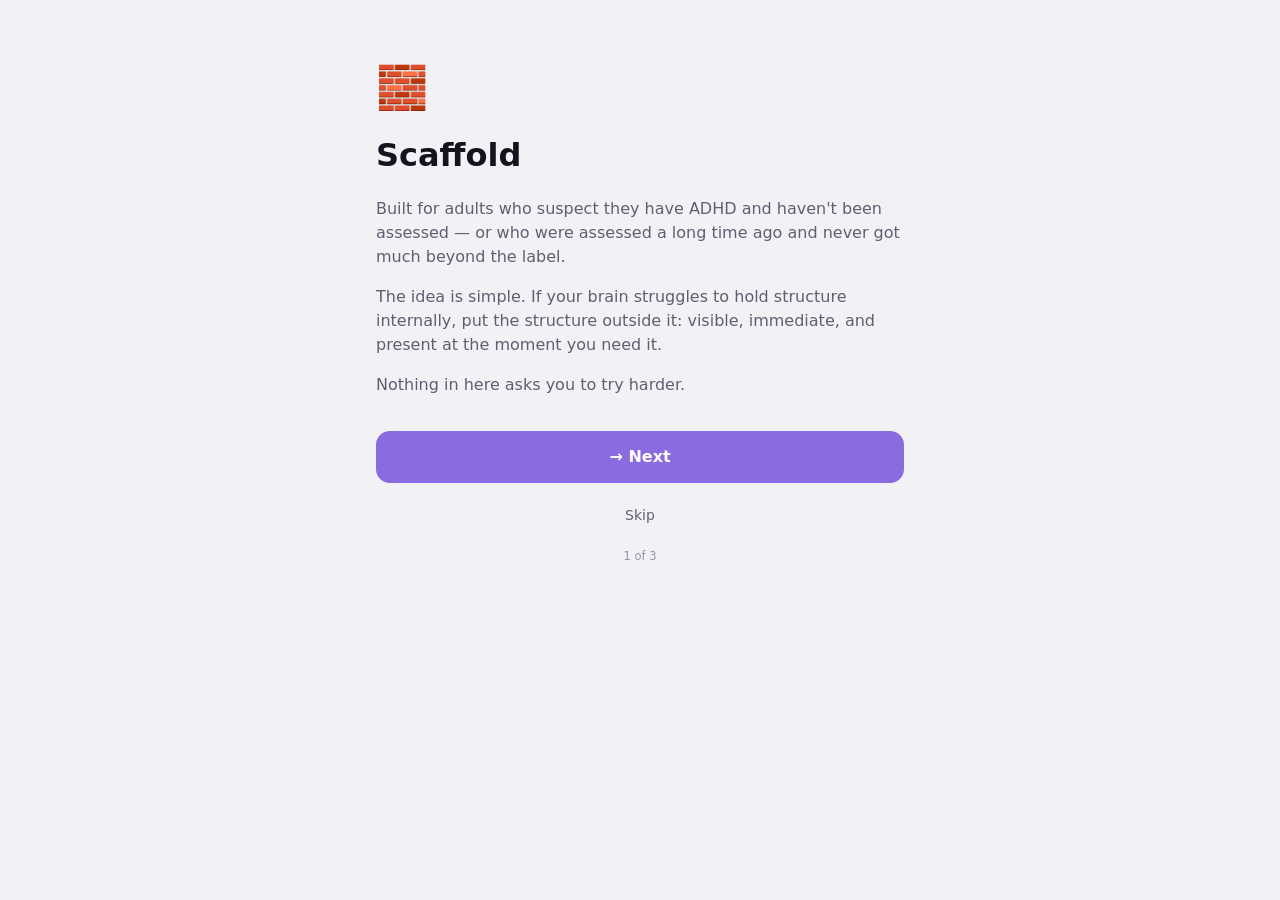
<file: docs/scaffold/index.html>
<!doctype html>
<html lang="en">
<head>
<meta charset="utf-8">
<title>Scaffold</title>
<meta name="viewport" content="width=device-width, initial-scale=1, viewport-fit=cover, maximum-scale=1">
<meta name="description" content="Practical support for adults who suspect they have ADHD and haven't been assessed. Everything stays on your device.">
<meta name="theme-color" content="#f2f1f6" media="(prefers-color-scheme: light)">
<meta name="theme-color" content="#100c17" media="(prefers-color-scheme: dark)">
<meta name="color-scheme" content="light dark">

<!-- Home Screen / standalone -->
<meta name="apple-mobile-web-app-capable" content="yes">
<meta name="mobile-web-app-capable" content="yes">
<meta name="apple-mobile-web-app-status-bar-style" content="black-translucent">
<meta name="apple-mobile-web-app-title" content="Scaffold">
<link rel="apple-touch-icon" href="icons/icon-180.png">
<link rel="icon" href="icons/icon-192.png">
<link rel="manifest" href="manifest.json">

<link rel="stylesheet" href="styles.css">
</head>
<body>
<noscript>
  <div style="padding:24px;font:16px system-ui">
    <h1>Scaffold</h1>
    <p>This app needs JavaScript. Everything runs on your device — there is no server to fall back to.</p>
  </div>
</noscript>

<script src="content.js"></script>
<script src="store.js"></script>
<script src="app.js"></script>
</body>
</html>
</file>
<file: docs/scaffold/styles.css>
/* Scaffold — design constraints from the ADHD literature:
   low clutter, high contrast, generous tap targets, and never red for "behind". */

:root {
  --violet: #8b6be0;
  --sky: #5aa9e6;
  --coral: #e8697d;
  --amber: #f2a65a;
  --mint: #5bc8a0;

  --bg: #f2f1f6;
  --card: #ffffff;
  --text: #16121e;
  --text-2: #635d70;
  --text-3: #9a94a6;
  --line: rgba(0, 0, 0, 0.08);
  --radius: 18px;
  --tabbar: 62px;
}

@media (prefers-color-scheme: dark) {
  :root {
    --bg: #100c17;
    --card: #1c1725;
    --text: #f3f0f8;
    --text-2: #a49db2;
    --text-3: #6f6880;
    --line: rgba(255, 255, 255, 0.10);
    --violet: #a186ec;
    --sky: #6fb6ee;
    --coral: #f07c8e;
    --amber: #f5b370;
    --mint: #6ed4b0;
  }
}

* { box-sizing: border-box; -webkit-tap-highlight-color: transparent; }

html, body {
  margin: 0;
  padding: 0;
  background: var(--bg);
  color: var(--text);
  font: 16px/1.5 -apple-system, BlinkMacSystemFont, "Segoe UI", system-ui, sans-serif;
  overscroll-behavior-y: none;
}

body { padding-bottom: calc(var(--tabbar) + env(safe-area-inset-bottom)); }

button { font: inherit; color: inherit; border: 0; background: none; cursor: pointer; }
input, textarea { font: inherit; color: inherit; }
a { color: var(--violet); }

/* ---------------------------------------------------------------- layout */

.wrap { max-width: 640px; margin: 0 auto; padding: 12px 16px 28px; }

.topbar {
  position: sticky; top: 0; z-index: 20;
  display: flex; align-items: center; gap: 10px;
  padding: calc(env(safe-area-inset-top) + 10px) 16px 10px;
  background: color-mix(in srgb, var(--bg) 88%, transparent);
  backdrop-filter: saturate(180%) blur(16px);
  -webkit-backdrop-filter: saturate(180%) blur(16px);
  border-bottom: 1px solid var(--line);
}
.topbar h1 { font-size: 17px; font-weight: 650; margin: 0; flex: 1; text-align: center; }
.topbar .slot { min-width: 62px; display: flex; }
.topbar .slot.right { justify-content: flex-end; }
.topbar button { font-size: 15px; color: var(--violet); padding: 6px 2px; }

/* ---------------------------------------------------------------- tab bar */

.tabbar {
  position: fixed; left: 0; right: 0; bottom: 0; z-index: 30;
  display: flex;
  height: calc(var(--tabbar) + env(safe-area-inset-bottom));
  padding-bottom: env(safe-area-inset-bottom);
  background: color-mix(in srgb, var(--card) 92%, transparent);
  backdrop-filter: saturate(180%) blur(16px);
  -webkit-backdrop-filter: saturate(180%) blur(16px);
  border-top: 1px solid var(--line);
}
.tabbar button {
  flex: 1; display: flex; flex-direction: column; align-items: center;
  justify-content: center; gap: 3px; color: var(--text-3); font-size: 10.5px;
}
.tabbar button .ic { font-size: 21px; line-height: 1; }
.tabbar button[aria-current="true"] { color: var(--violet); }

/* ---------------------------------------------------------------- cards */

.card {
  background: var(--card);
  border: 1px solid var(--line);
  border-radius: var(--radius);
  padding: 16px;
  margin-bottom: 14px;
}
.card.tint-violet { border-color: color-mix(in srgb, var(--violet) 28%, transparent); }
.card.tint-sky    { border-color: color-mix(in srgb, var(--sky) 28%, transparent); }
.card.tint-coral  { border-color: color-mix(in srgb, var(--coral) 28%, transparent); }
.card.tint-amber  { border-color: color-mix(in srgb, var(--amber) 28%, transparent); }
.card.tint-mint   { border-color: color-mix(in srgb, var(--mint) 28%, transparent); }

.card.tappable { display: block; width: 100%; text-align: left; }
.card.tappable:active { transform: scale(0.985); }

.head { font-size: 17px; font-weight: 650; margin: 0 0 3px; }
.sub { font-size: 13px; color: var(--text-2); margin: 0 0 10px; }
.muted { color: var(--text-2); }
.small { font-size: 13px; }
.tiny { font-size: 11.5px; color: var(--text-3); }

.row { display: flex; align-items: center; gap: 12px; }
.row .grow { flex: 1; min-width: 0; }
.chev { color: var(--text-3); font-size: 13px; }

/* ---------------------------------------------------------------- buttons */

.btn {
  display: flex; align-items: center; justify-content: center; gap: 8px;
  width: 100%; min-height: 52px; padding: 12px 16px;
  border-radius: 14px; font-weight: 600; font-size: 16px;
  margin-bottom: 10px;
}
.btn:active { transform: scale(0.985); }
.btn.filled { color: #fff; background: var(--violet); }
.btn.tonal  { color: var(--violet); background: color-mix(in srgb, var(--violet) 15%, transparent); }
.btn.v-sky.filled   { background: var(--sky); }
.btn.v-coral.filled { background: var(--coral); }
.btn.v-amber.filled { background: var(--amber); }
.btn.v-mint.filled  { background: var(--mint); }
.btn.v-sky.tonal   { color: var(--sky);   background: color-mix(in srgb, var(--sky) 15%, transparent); }
.btn.v-coral.tonal { color: var(--coral); background: color-mix(in srgb, var(--coral) 15%, transparent); }
.btn.v-amber.tonal { color: var(--amber); background: color-mix(in srgb, var(--amber) 18%, transparent); }
.btn.v-mint.tonal  { color: var(--mint);  background: color-mix(in srgb, var(--mint) 15%, transparent); }
.btn.link { min-height: 0; background: none; color: var(--text-2); font-weight: 400; font-size: 14px; }

.chip {
  display: inline-block; padding: 5px 10px; border-radius: 999px;
  font-size: 12px; font-weight: 600;
  color: var(--violet); background: color-mix(in srgb, var(--violet) 15%, transparent);
}
.chip.filled { color: #fff; background: var(--violet); }
.chip.amber  { color: var(--amber); background: color-mix(in srgb, var(--amber) 18%, transparent); }
.chip.amber.filled { color: #2a1b00; background: var(--amber); }
.chip.mint   { color: var(--mint); background: color-mix(in srgb, var(--mint) 15%, transparent); }
.chip.sky    { color: var(--sky); background: color-mix(in srgb, var(--sky) 15%, transparent); }
.chip.selectable { cursor: pointer; }

/* ---------------------------------------------------------------- forms */

.field {
  width: 100%; padding: 12px; border-radius: 12px;
  background: var(--bg); border: 1px solid var(--line);
  font-size: 16px; /* keeps iOS from zooming on focus */
  resize: vertical;
}
.card .field { background: var(--bg); }
textarea.field { min-height: 130px; line-height: 1.5; }

.opt {
  display: flex; align-items: flex-start; gap: 12px; width: 100%;
  padding: 12px; border-radius: 12px; margin-bottom: 8px; text-align: left;
  border: 1px solid transparent;
}
.opt .mark { font-size: 19px; line-height: 1.2; color: var(--text-3); }
.opt[aria-pressed="true"] { background: color-mix(in srgb, var(--violet) 10%, transparent); }
.opt[aria-pressed="true"] .mark { color: var(--violet); }

.grid { display: grid; grid-template-columns: repeat(auto-fit, minmax(74px, 1fr)); gap: 8px; }
.grid.wide { grid-template-columns: repeat(auto-fit, minmax(148px, 1fr)); }
.pick {
  padding: 12px 8px; border-radius: 10px; font-weight: 600; font-size: 15px;
  color: var(--violet); background: color-mix(in srgb, var(--violet) 14%, transparent);
}
.pick[aria-pressed="true"] { color: #fff; background: var(--violet); }
.pick.v-sky   { color: var(--sky);   background: color-mix(in srgb, var(--sky) 14%, transparent); }
.pick.v-sky[aria-pressed="true"]   { color: #fff; background: var(--sky); }
.pick.v-mint  { color: var(--mint);  background: color-mix(in srgb, var(--mint) 14%, transparent); }
.pick.v-mint[aria-pressed="true"]  { color: #fff; background: var(--mint); }
.pick.v-amber { color: var(--amber); background: color-mix(in srgb, var(--amber) 16%, transparent); }
.pick.v-amber[aria-pressed="true"] { color: #2a1b00; background: var(--amber); }

.chips { display: flex; flex-wrap: wrap; gap: 8px; }

.scale { display: flex; gap: 8px; }
.scale button { flex: 1; display: flex; flex-direction: column; align-items: center; gap: 5px; }
.scale .dot {
  width: 100%; height: 34px; border-radius: 999px;
  background: color-mix(in srgb, var(--coral) 16%, transparent);
}
.scale button[aria-pressed="true"] .dot { background: var(--coral); }
.scale .lbl { font-size: 10.5px; color: var(--text-3); }
.scale button[aria-pressed="true"] .lbl { color: var(--coral); }
.scale.energy .dot { background: color-mix(in srgb, var(--amber) 16%, transparent); }
.scale.energy button[aria-pressed="true"] .dot { background: var(--amber); }
.scale.energy button[aria-pressed="true"] .lbl { color: var(--amber); }

.switch { position: relative; width: 50px; height: 30px; flex: none; }
.switch input { opacity: 0; width: 100%; height: 100%; margin: 0; }
.switch .track {
  position: absolute; inset: 0; border-radius: 999px;
  background: var(--text-3); opacity: .35; transition: .2s; pointer-events: none;
}
.switch input:checked + .track { background: var(--mint); opacity: 1; }
.switch .knob {
  position: absolute; top: 3px; left: 3px; width: 24px; height: 24px;
  border-radius: 999px; background: #fff; transition: .2s; pointer-events: none;
  box-shadow: 0 1px 3px rgba(0,0,0,.3);
}
.switch input:checked ~ .knob { transform: translateX(20px); }

/* ---------------------------------------------------------------- progress */

.bar { height: 8px; border-radius: 999px; background: color-mix(in srgb, var(--violet) 18%, transparent); overflow: hidden; }
.bar > i { display: block; height: 100%; border-radius: 999px; background: var(--violet); transition: width .3s; }
.bar.v-sky   { background: color-mix(in srgb, var(--sky) 18%, transparent); }
.bar.v-sky > i   { background: var(--sky); }
.bar.v-mint  { background: color-mix(in srgb, var(--mint) 18%, transparent); }
.bar.v-mint > i  { background: var(--mint); }
.bar.v-coral { background: color-mix(in srgb, var(--coral) 18%, transparent); }
.bar.v-coral > i { background: var(--coral); }

/* ---------------------------------------------------------------- timer */

.ring { display: block; margin: 8px auto; width: 250px; height: 250px; max-width: 74vw; max-height: 74vw; }
.ring .track { fill: none; stroke: color-mix(in srgb, var(--violet) 15%, transparent); stroke-width: 18; }
.ring .fill {
  fill: none; stroke: var(--violet); stroke-width: 18; stroke-linecap: round;
  transform: rotate(-90deg); transform-origin: 50% 50%; transition: stroke-dashoffset .25s linear;
}
.ring.v-sky .fill   { stroke: var(--sky); }
.ring.v-sky .track  { stroke: color-mix(in srgb, var(--sky) 15%, transparent); }
.ring.v-amber .fill  { stroke: var(--amber); }
.ring.v-amber .track { stroke: color-mix(in srgb, var(--amber) 15%, transparent); }
.ring.v-coral .fill  { stroke: var(--coral); }
.ring.v-coral .track { stroke: color-mix(in srgb, var(--coral) 15%, transparent); }
.ring.v-mint .fill   { stroke: var(--mint); }
.ring.v-mint .track  { stroke: color-mix(in srgb, var(--mint) 15%, transparent); }
.ring .time { font: 650 52px/1 ui-rounded, -apple-system, system-ui; fill: var(--text); font-variant-numeric: tabular-nums; }
.ring .cap  { font: 400 14px/1 -apple-system, system-ui; fill: var(--text-2); }

/* ---------------------------------------------------------------- misc */

.note {
  display: flex; gap: 8px; align-items: flex-start;
  padding: 12px; border-radius: 12px; font-size: 12.5px; color: var(--text-2);
  background: color-mix(in srgb, var(--text-2) 12%, transparent);
  margin-bottom: 14px;
}
.callout {
  display: flex; gap: 10px; align-items: flex-start;
  padding: 14px; border-radius: 14px; font-size: 15px;
  background: color-mix(in srgb, var(--amber) 14%, transparent);
  margin: 4px 0 8px;
}
.quote { border-left: 3px solid color-mix(in srgb, var(--violet) 55%, transparent); padding-left: 14px; margin: 4px 0; }
.quote p { font-style: italic; margin: 0 0 6px; }
.quote .by { font-size: 12.5px; color: var(--text-2); }

.empty { text-align: center; padding: 34px 16px; }
.empty .ic { font-size: 34px; display: block; margin-bottom: 8px; }
.empty .t { font-weight: 650; margin-bottom: 6px; }
.empty .m { font-size: 13px; color: var(--text-2); }

.list-item { display: flex; align-items: flex-start; gap: 10px; padding: 7px 0; width: 100%; text-align: left; }
.list-item .tick { font-size: 19px; line-height: 1.25; flex: none; }
.done { text-decoration: line-through; color: var(--text-2); }

.stat { display: flex; justify-content: space-between; padding: 4px 0; font-size: 15px; }
.big-num { font: 700 40px/1 ui-rounded, -apple-system, system-ui; }

.article h2 { font-size: 20px; margin: 20px 0 6px; }
.article p { margin: 0 0 14px; }
.article ul { margin: 0 0 14px; padding-left: 20px; }
.article li { margin-bottom: 8px; }
.article .lede { font-size: 17px; font-weight: 600; color: var(--text-2); margin-bottom: 18px; }
.article h1 { font-size: 28px; line-height: 1.2; margin: 6px 0 8px; }

pre.summary {
  white-space: pre-wrap; word-wrap: break-word; font: 12px/1.45 ui-monospace, Menlo, monospace;
  margin: 0; user-select: text; -webkit-user-select: text;
}

.sheet-pad { height: 22px; }
.hidden { display: none !important; }

.toast {
  position: fixed; left: 50%; bottom: calc(var(--tabbar) + env(safe-area-inset-bottom) + 16px);
  transform: translateX(-50%); z-index: 60;
  background: var(--text); color: var(--bg);
  padding: 10px 18px; border-radius: 999px; font-size: 14px; font-weight: 600;
  opacity: 0; transition: opacity .2s; pointer-events: none; max-width: 88vw; text-align: center;
}
.toast.show { opacity: .95; }

@media (prefers-reduced-motion: reduce) {
  * { transition: none !important; animation: none !important; }
}
</file>
